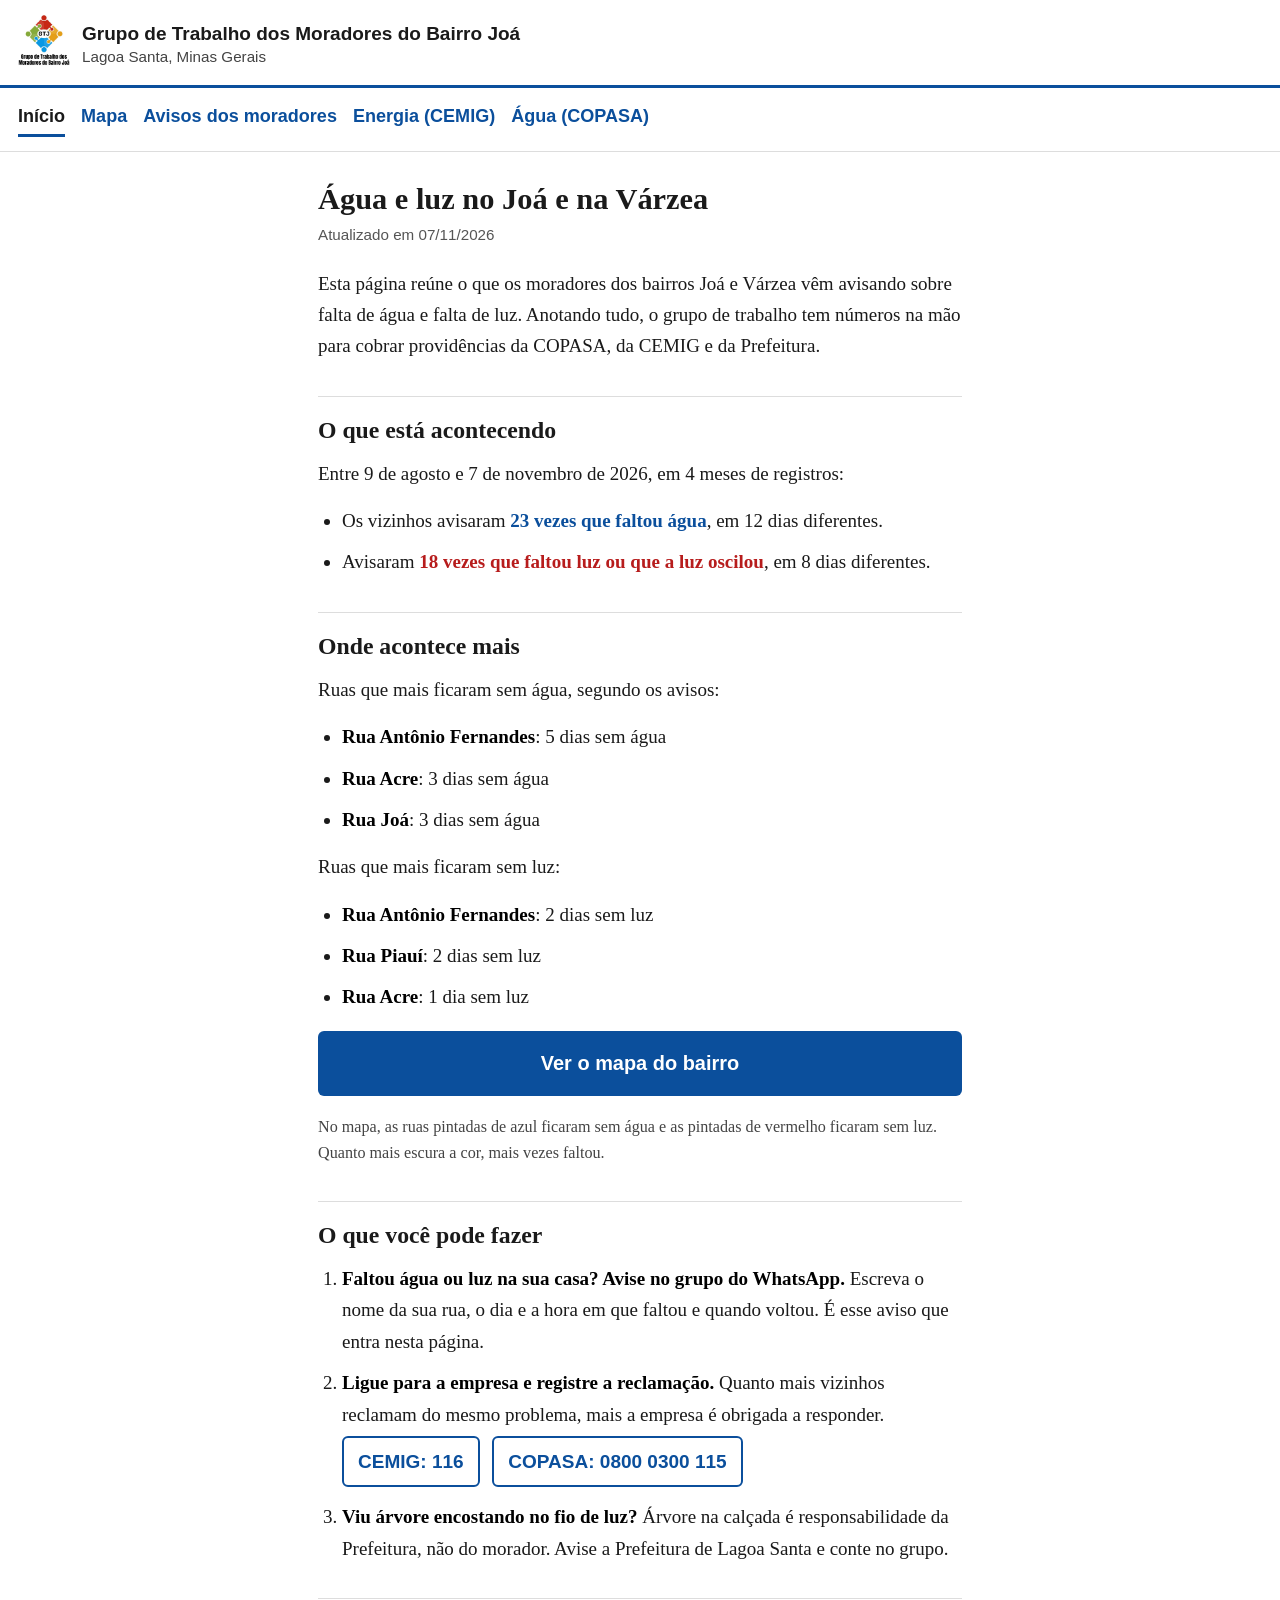
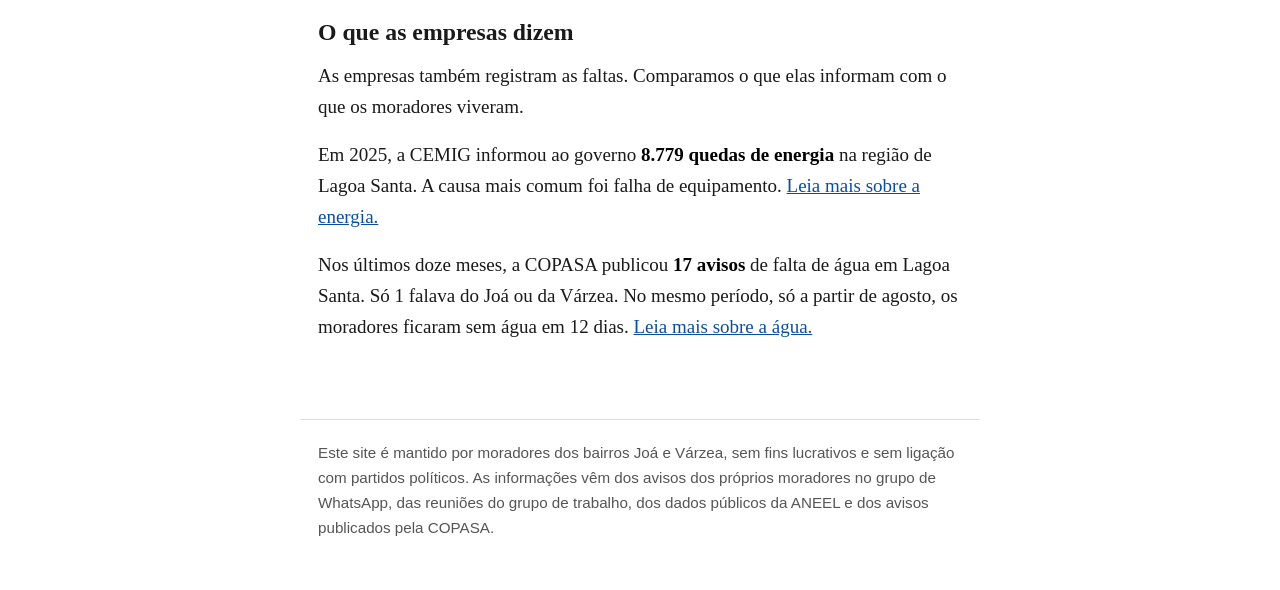
<file: index.html>
<!DOCTYPE html>
<html lang="pt-BR"><head><meta charset="utf-8"><meta name="viewport" content="width=device-width, initial-scale=1">
<title>Início · GTJ Joá</title><link rel="stylesheet" href="style.css"><link rel="icon" href="assets/logo.png"></head>
<body><header class="topo"><a href="index.html"><img src="assets/logo.png" alt="Logotipo do GTJ"></a>
<div class="nome">Grupo de Trabalho dos Moradores do Bairro Joá<small>Lagoa Santa, Minas Gerais</small></div></header>
<nav class="menu"><a href="index.html" class="ativo">Início</a><a href="mapa.html" class="">Mapa</a><a href="ocorrencias.html" class="">Avisos dos moradores</a><a href="cemig.html" class="">Energia (CEMIG)</a><a href="copasa.html" class="">Água (COPASA)</a></nav><main><h1>Água e luz no Joá e na Várzea</h1><p class="data">Atualizado em 07/11/2026</p>
<p>Esta página reúne o que os moradores dos bairros Joá e Várzea vêm avisando sobre falta de água e falta de luz.
Anotando tudo, o grupo de trabalho tem números na mão para cobrar providências da COPASA, da CEMIG e da Prefeitura.</p>

<h2>O que está acontecendo</h2>
<p>Entre 9 de agosto e 7 de novembro de 2026, em 4 meses de registros:</p>
<ul>
<li>Os vizinhos avisaram <strong class="agua">23 vezes que faltou água</strong>, em 12 dias diferentes.</li>
<li>Avisaram <strong class="luz">18 vezes que faltou luz ou que a luz oscilou</strong>, em 8 dias diferentes.</li>
</ul>

<h2>Onde acontece mais</h2>
<p>Ruas que mais ficaram sem água, segundo os avisos:</p>
<ul><li><strong>Rua Antônio Fernandes</strong>: 5 dias sem água</li><li><strong>Rua Acre</strong>: 3 dias sem água</li><li><strong>Rua Joá</strong>: 3 dias sem água</li></ul>
<p>Ruas que mais ficaram sem luz:</p>
<ul><li><strong>Rua Antônio Fernandes</strong>: 2 dias sem luz</li><li><strong>Rua Piauí</strong>: 2 dias sem luz</li><li><strong>Rua Acre</strong>: 1 dia sem luz</li></ul>
<a class="botao" href="mapa.html">Ver o mapa do bairro</a>
<p class="nota">No mapa, as ruas pintadas de azul ficaram sem água e as pintadas de vermelho ficaram sem luz. Quanto mais escura a cor, mais vezes faltou.</p>

<h2>O que você pode fazer</h2>
<ol>
<li><strong>Faltou água ou luz na sua casa? Avise no grupo do WhatsApp.</strong> Escreva o nome da sua rua, o dia e a hora em que faltou e quando voltou. É esse aviso que entra nesta página.</li>
<li><strong>Ligue para a empresa e registre a reclamação.</strong> Quanto mais vizinhos reclamam do mesmo problema, mais a empresa é obrigada a responder.<br>
<a class="telefone" href="tel:116">CEMIG: 116</a> <a class="telefone" href="tel:08000300115">COPASA: 0800 0300 115</a></li>
<li><strong>Viu árvore encostando no fio de luz?</strong> Árvore na calçada é responsabilidade da Prefeitura, não do morador. Avise a Prefeitura de Lagoa Santa e conte no grupo.</li>
</ol>

<h2>O que as empresas dizem</h2>
<p>As empresas também registram as faltas. Comparamos o que elas informam com o que os moradores viveram.</p>
<p>Em 2025, a CEMIG informou ao governo <strong>8.779 quedas de energia</strong> na região de Lagoa Santa. A causa mais comum foi falha de equipamento.
<a href="cemig.html">Leia mais sobre a energia.</a></p>
<p>Nos últimos doze meses, a COPASA publicou <strong>17 avisos</strong> de falta de água em Lagoa Santa. Só 1 falava do Joá ou da Várzea.
No mesmo período, só a partir de agosto, os moradores ficaram sem água em 12 dias. <a href="copasa.html">Leia mais sobre a água.</a></p>
</main><footer class="rodape">Este site é mantido por moradores dos bairros Joá e Várzea, sem fins lucrativos e sem ligação com partidos políticos.
As informações vêm dos avisos dos próprios moradores no grupo de WhatsApp, das reuniões do grupo de trabalho, dos dados públicos da ANEEL e dos avisos publicados pela COPASA.</footer></body></html>
</file>
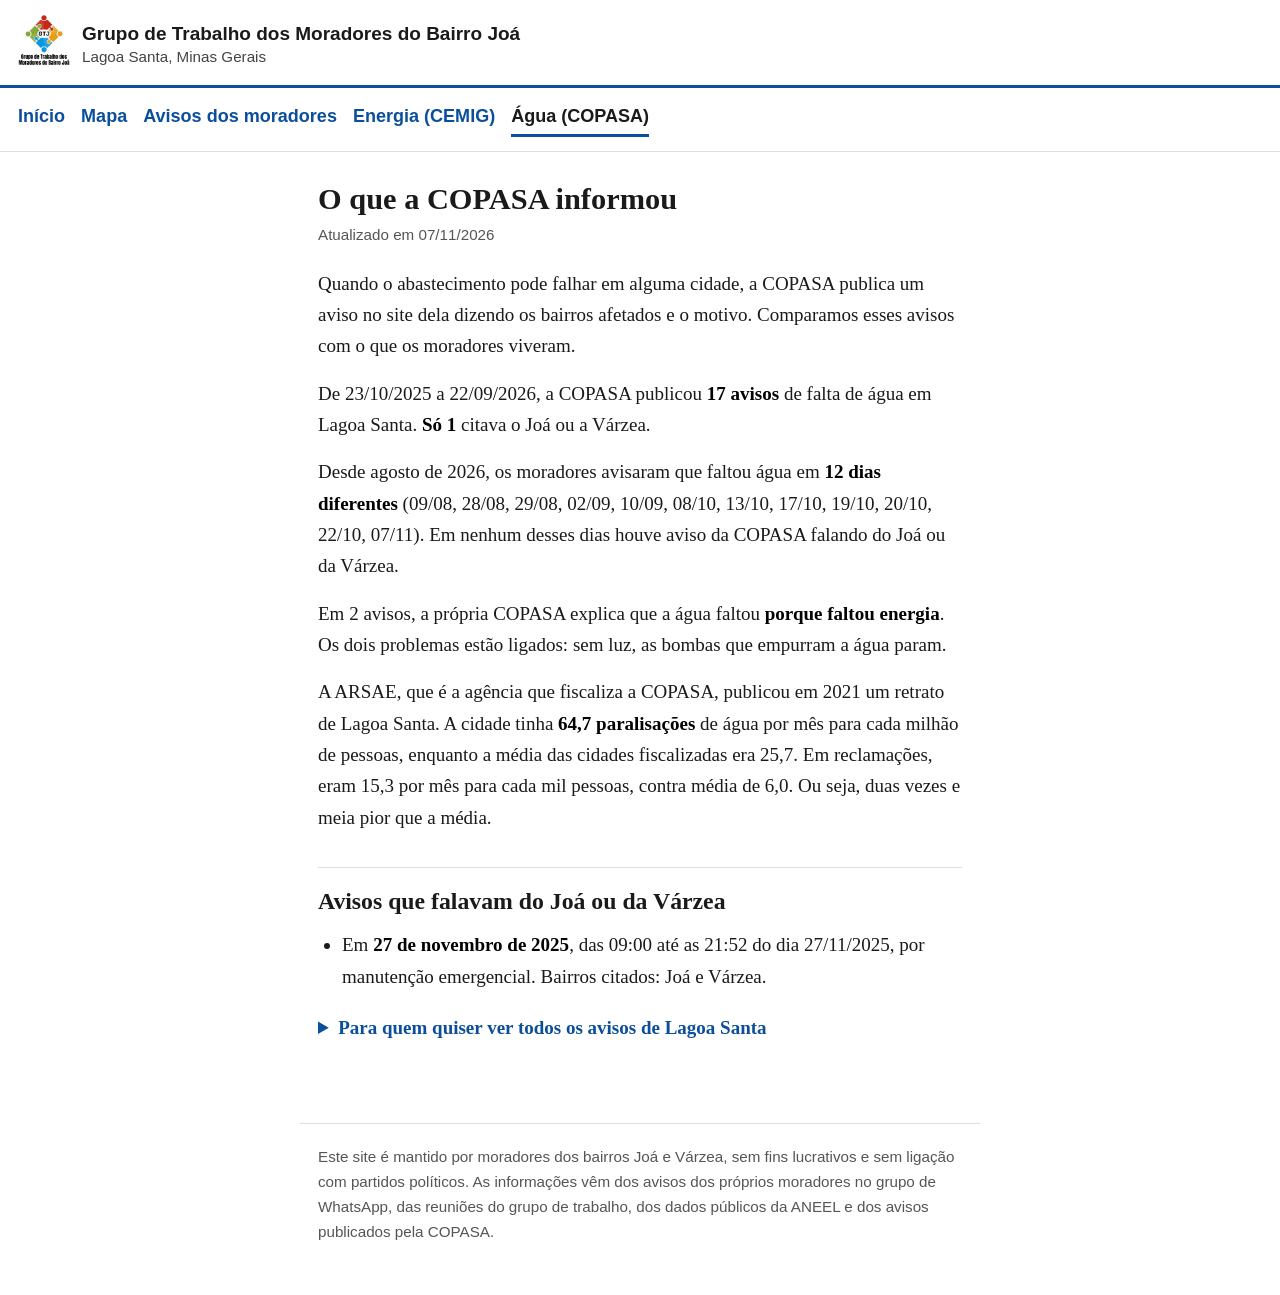
<file: copasa.html>
<!DOCTYPE html>
<html lang="pt-BR"><head><meta charset="utf-8"><meta name="viewport" content="width=device-width, initial-scale=1">
<title>Água (COPASA) · GTJ Joá</title><link rel="stylesheet" href="style.css"><link rel="icon" href="assets/logo.png"></head>
<body><header class="topo"><a href="index.html"><img src="assets/logo.png" alt="Logotipo do GTJ"></a>
<div class="nome">Grupo de Trabalho dos Moradores do Bairro Joá<small>Lagoa Santa, Minas Gerais</small></div></header>
<nav class="menu"><a href="index.html" class="">Início</a><a href="mapa.html" class="">Mapa</a><a href="ocorrencias.html" class="">Avisos dos moradores</a><a href="cemig.html" class="">Energia (CEMIG)</a><a href="copasa.html" class="ativo">Água (COPASA)</a></nav><main><h1>O que a COPASA informou</h1><p class="data">Atualizado em 07/11/2026</p>
<p>Quando o abastecimento pode falhar em alguma cidade, a COPASA publica um aviso no site dela dizendo os bairros afetados e o motivo.
Comparamos esses avisos com o que os moradores viveram.</p>

<p>De 23/10/2025 a 22/09/2026, a COPASA publicou <strong>17 avisos</strong> de falta de água em Lagoa Santa.
<strong>Só 1</strong> citava o Joá ou a Várzea.</p>
<p>Desde agosto de 2026, os moradores avisaram que faltou água em <strong>12 dias diferentes</strong> (09/08, 28/08, 29/08, 02/09, 10/09, 08/10, 13/10, 17/10, 19/10, 20/10, 22/10, 07/11).
Em nenhum desses dias houve aviso da COPASA falando do Joá ou da Várzea.</p>
<p>Em 2 avisos, a própria COPASA explica que a água faltou <strong>porque faltou energia</strong>. Os dois problemas estão ligados: sem luz, as bombas que empurram a água param.</p>
<p>A ARSAE, que é a agência que fiscaliza a COPASA, publicou em 2021 um retrato de Lagoa Santa. A cidade tinha <strong>64,7 paralisações</strong> de água por mês para cada milhão de pessoas, enquanto a média das cidades fiscalizadas era 25,7.
Em reclamações, eram 15,3 por mês para cada mil pessoas, contra média de 6,0. Ou seja, duas vezes e meia pior que a média.</p>

<h2>Avisos que falavam do Joá ou da Várzea</h2>
<ul><li>Em <strong>27 de novembro de 2025</strong>, das 09:00 até as 21:52 do dia 27/11/2025, por manutenção emergencial. Bairros citados: Joá e Várzea.</li></ul>

<details><summary>Para quem quiser ver todos os avisos de Lagoa Santa</summary>
<div class="rolavel"><table><tr><th>Início</th><th>Previsão de volta</th><th>Motivo</th><th>Bairros</th></tr><tr><td>22/09/2026 19:32</td><td>23/09/2026 17:00</td><td>manutenção emergencial</td><td>Eco Village, Morro Do Cruzeiro, Terra Vista e Vale Dos Sonhos</td></tr><tr><td>11/09/2026 12:10</td><td>12/09/2026 01:00</td><td>manutenção emergencial</td><td>(não informados)</td></tr><tr><td>10/09/2026 21:30</td><td>11/09/2026 19:30</td><td>manutenção emergencial</td><td>Eco Village, Morro do Cruzeiro, Terra Vista e Vale dos Sonhos</td></tr><tr><td>10/09/2026 21:30</td><td>11/09/2026 16:00</td><td>manutenção emergencial</td><td>Centro, Eco Village, Morro do Cruzeiro, Terra Vista e Vale dos Sonhos</td></tr><tr><td>10/09/2026 16:27</td><td>11/09/2026 12:00</td><td>manutenção emergencial</td><td>Visão</td></tr><tr><td>24/08/2026 15:58</td><td>25/08/2026 13:30</td><td>manutenção emergencial</td><td>Lagoinha de Fora, Parque das Borboletas e Real Garden</td></tr><tr><td>23/08/2026 11:30</td><td>24/08/2026 12:30</td><td>manutenção emergencial</td><td>Palmital, Parque dos Buritis, Santa Cecília, Sobradinho e Vale dos Sonhos</td></tr><tr><td>08/08/2026 20:50</td><td>09/08/2026 12:30</td><td>manutenção emergencial</td><td>Condado de Bougainville, Jardim Ipê, Jardim Ipê II, Recanto do Poeta, Vila Asas e Vitória da União</td></tr><tr><td>02/08/2026 16:38</td><td>03/08/2026 13:00</td><td>manutenção emergencial</td><td>Lagoa das Mansões</td></tr><tr><td>13/06/2026 11:12</td><td>13/06/2026 23:00</td><td>falta de energia por parte da concessionária</td><td>Lapinha e Sangradouro</td></tr><tr><td>05/02/2026 15:12</td><td>06/02/2026 19:00</td><td>manutenção emergencial</td><td>Residencial Eldorado, Campinho, Campo Florido, Campos da Liberdade e Palmital</td></tr><tr><td>05/02/2026 15:12</td><td>06/02/2026 15:00</td><td>manutenção emergencial</td><td>Residencial Eldorado, Campinho, Campo Florido, Campos Da Liberdade e Palmital</td></tr><tr><td>13/01/2026 14:30</td><td>14/01/2026 15:00</td><td>falta de energia por parte da concessionária</td><td>Vila dos Oficiais</td></tr><tr><td>12/12/2025 16:30</td><td>13/12/2025 12:00</td><td>manutenção emergencial</td><td>Aeronautas</td></tr><tr><td>09/12/2025 07:50</td><td>10/12/2025 10:00</td><td>manutenção emergencial</td><td>Sangradouro e Lapinha</td></tr><tr><td>27/11/2025 09:00</td><td>27/11/2025 21:52</td><td>manutenção emergencial</td><td>Joá e Várzea</td></tr><tr><td>23/10/2025 18:00</td><td>24/10/2025 12:00</td><td>manutenção emergencial</td><td>Francisco Pereira, Joana Marques e Nossa Senhora de Fátima</td></tr></table></div>
<p class="nota">Fonte: COPASA, página <a href="https://www.copasa.com.br/wps/portal/internet/imprensa/noticias/informacoes-sobre-abastecimento">Informações sobre abastecimento</a>, consultada em 07/11/2026.
Retrato da cidade: <a href="https://www.arsae.mg.gov.br/panoramas/lagoa_santa_copasa.pdf">ARSAE-MG, dezembro de 2021</a>. <a href="dados/copasa-avisos-lagoa-santa.csv">Baixar os avisos em planilha</a>.</p>
</details></main><footer class="rodape">Este site é mantido por moradores dos bairros Joá e Várzea, sem fins lucrativos e sem ligação com partidos políticos.
As informações vêm dos avisos dos próprios moradores no grupo de WhatsApp, das reuniões do grupo de trabalho, dos dados públicos da ANEEL e dos avisos publicados pela COPASA.</footer></body></html>
</file>
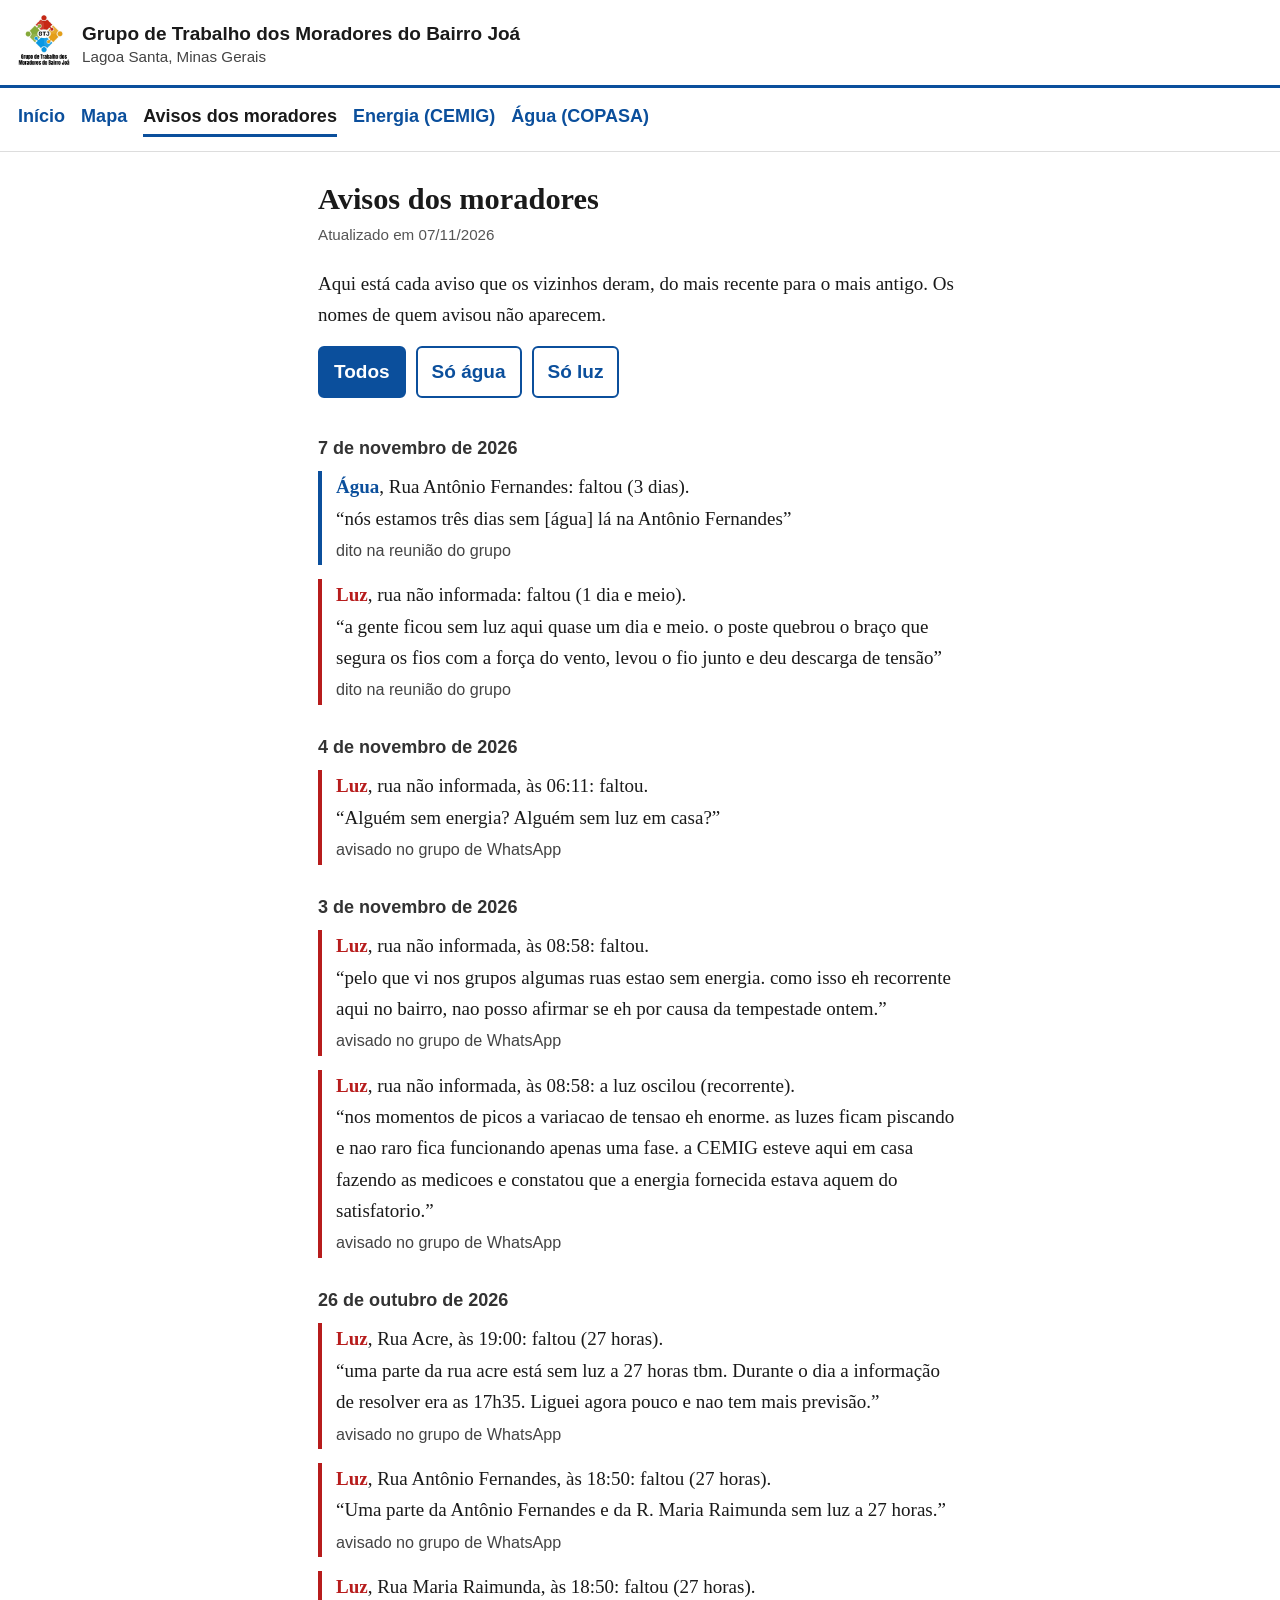
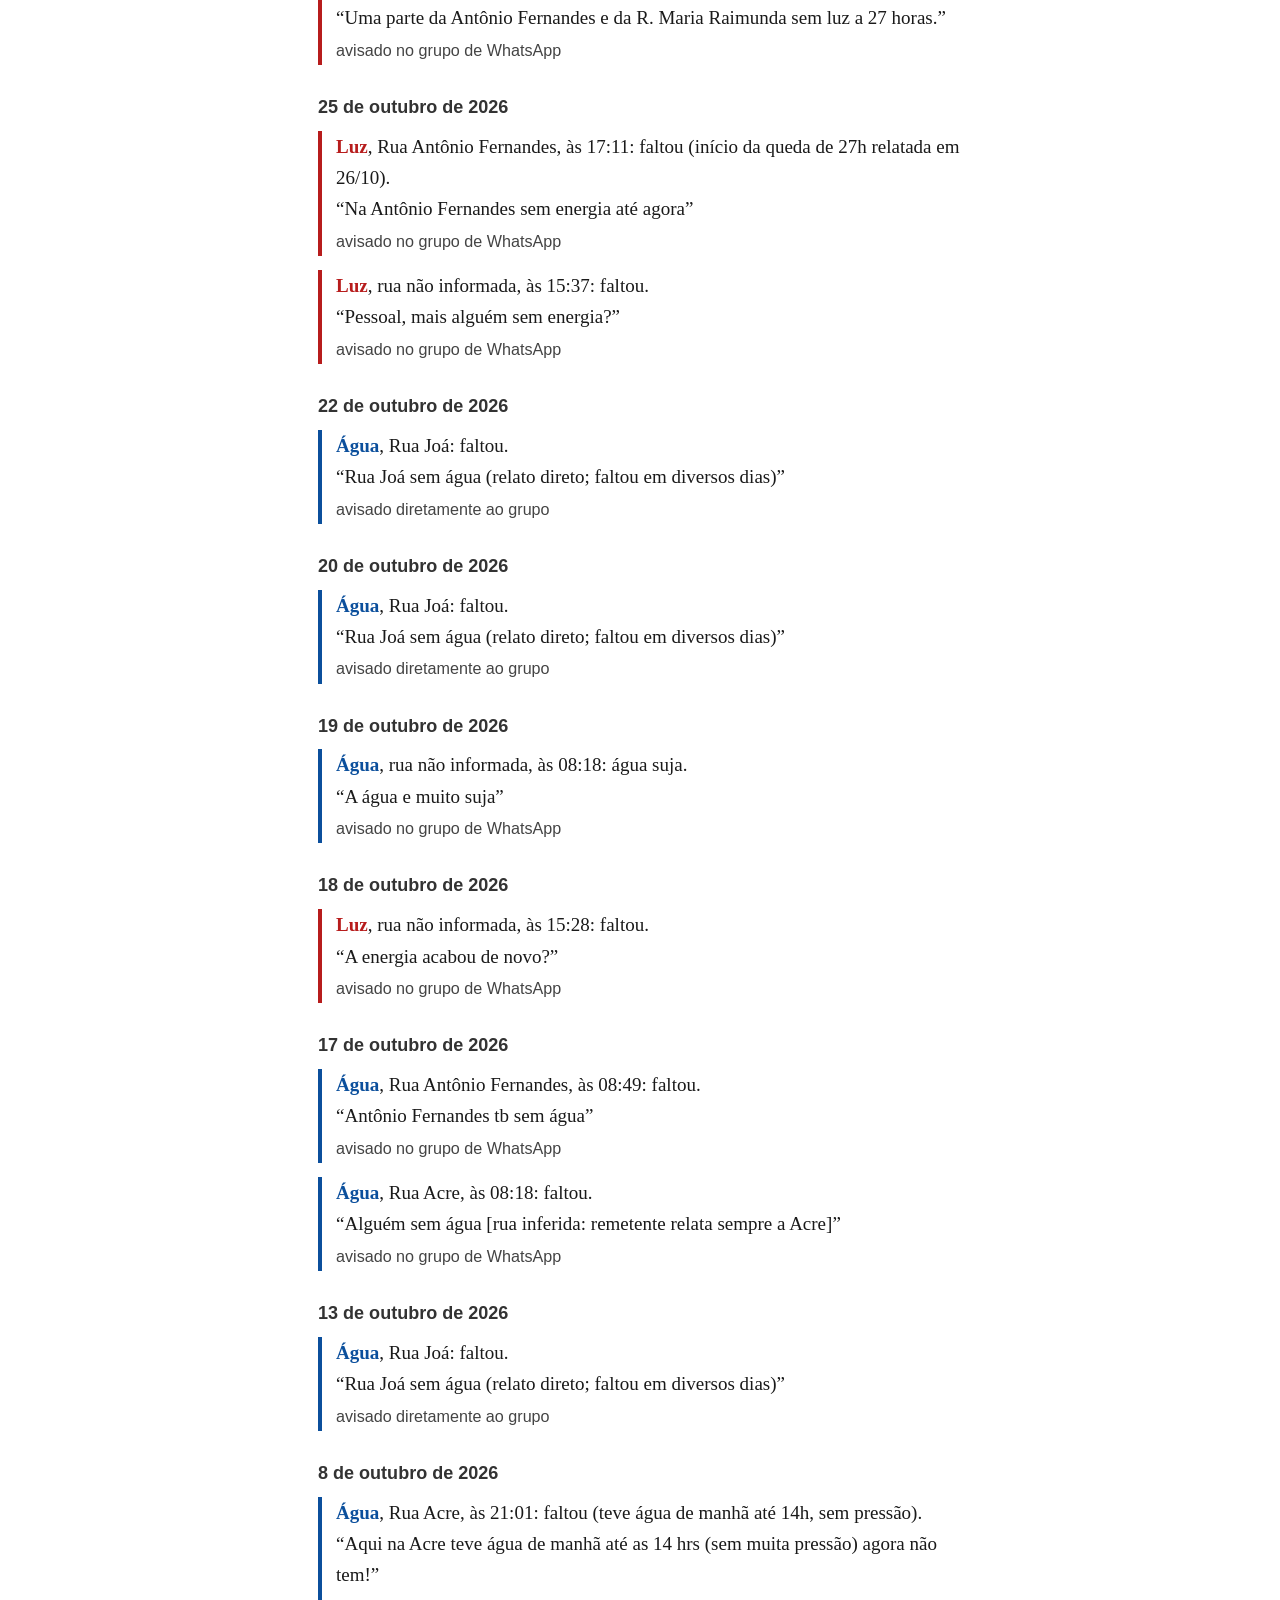
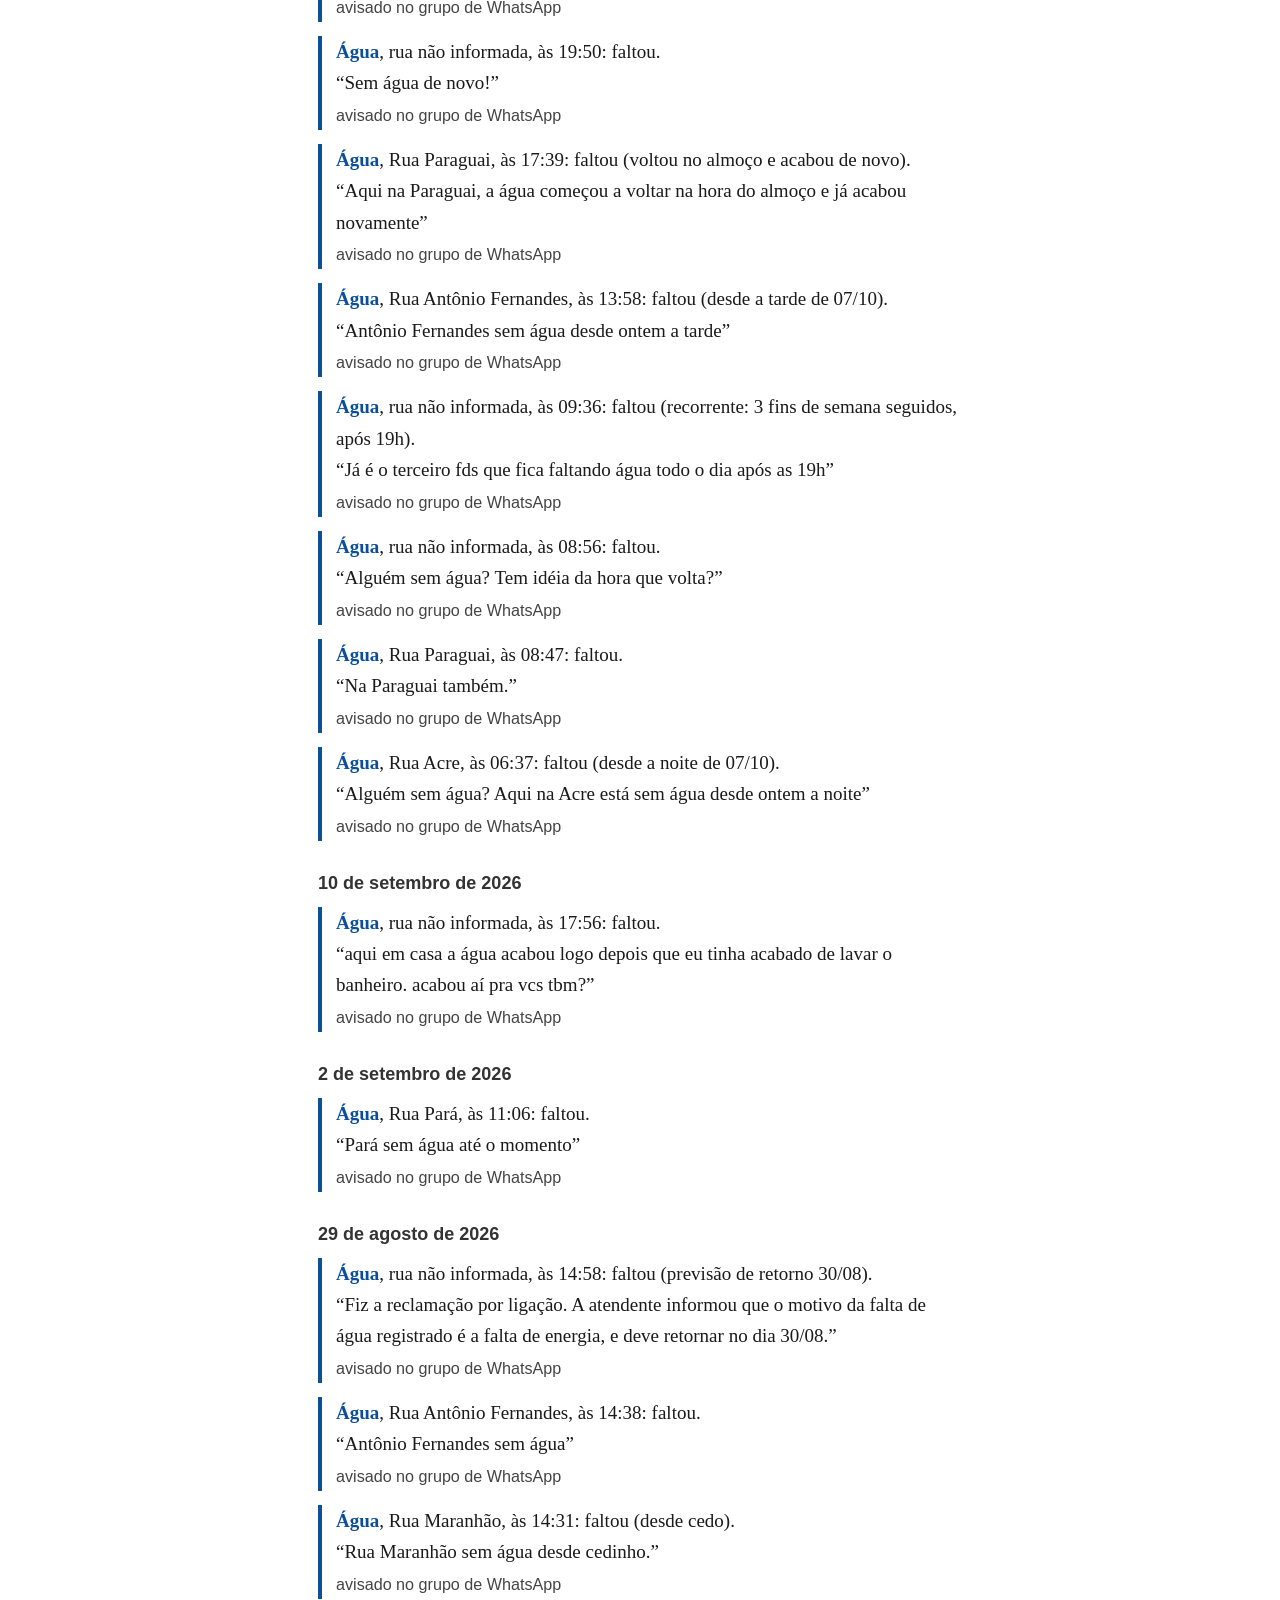
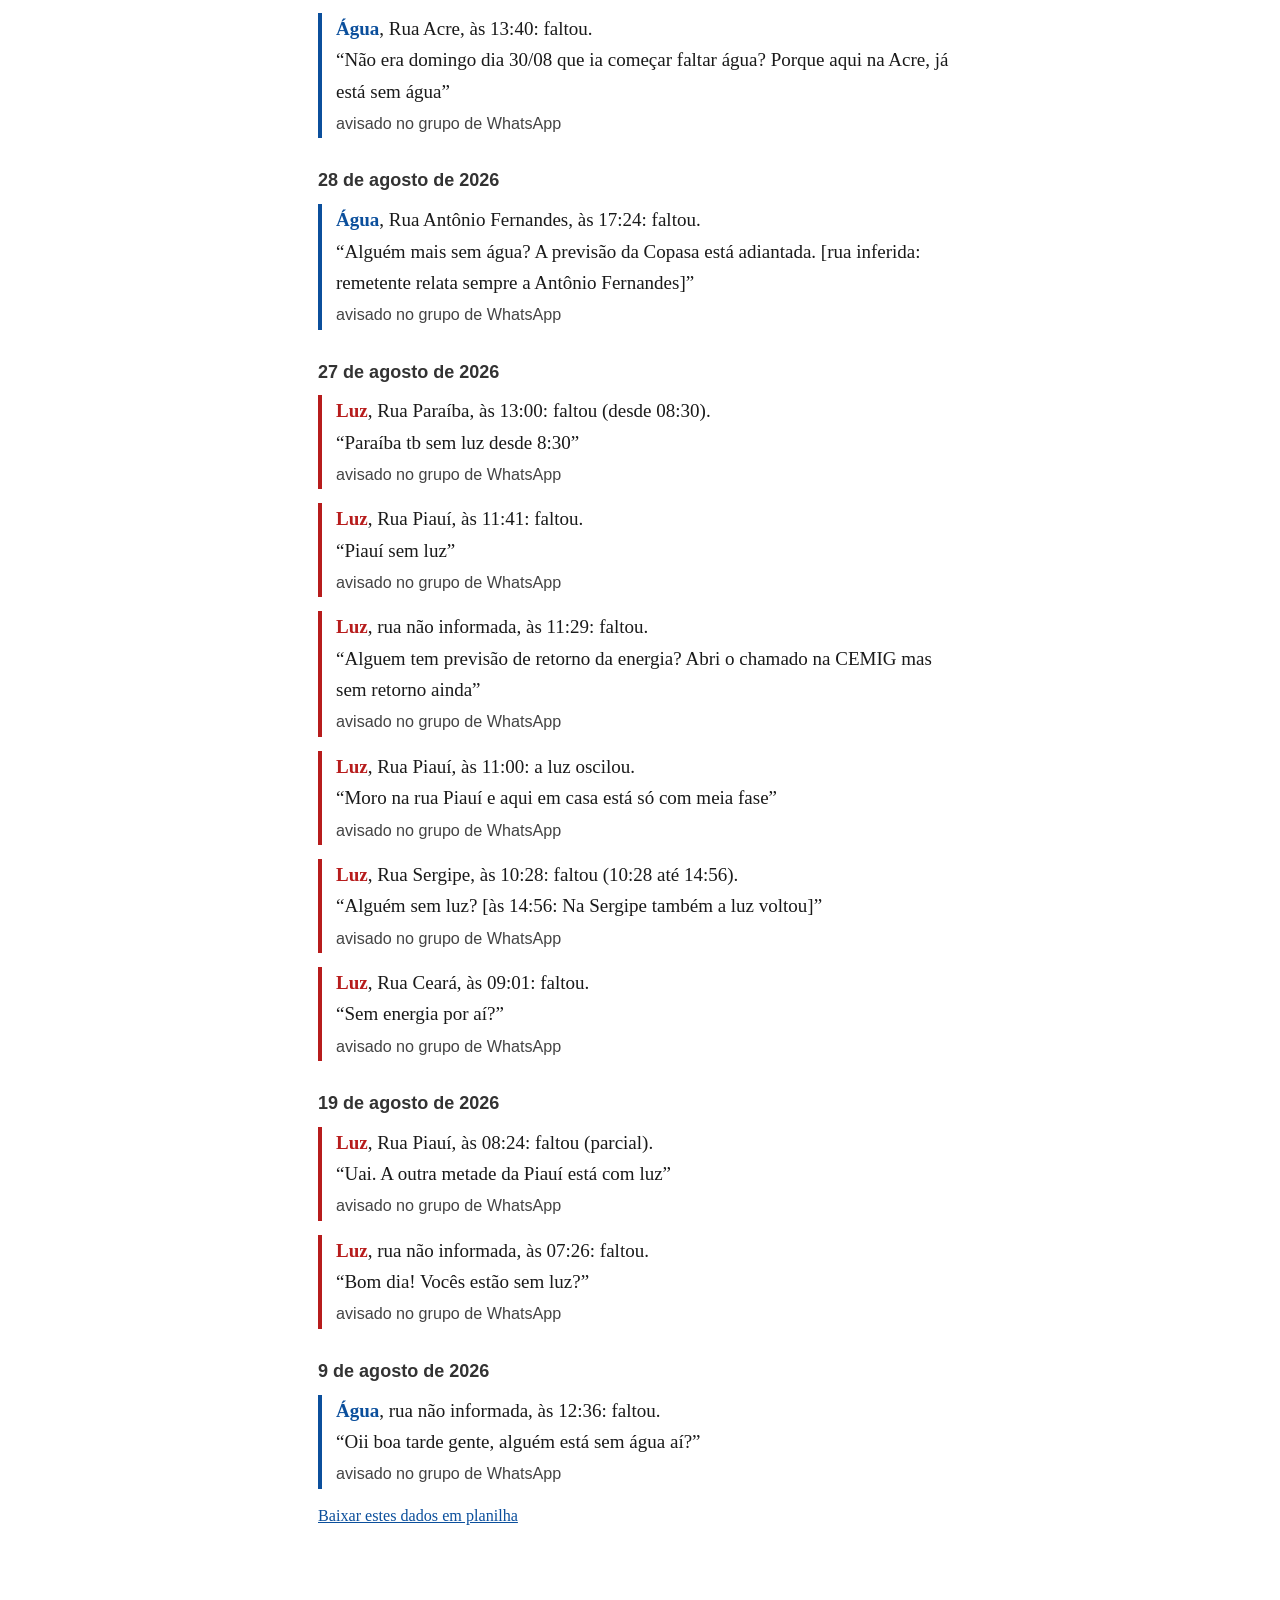
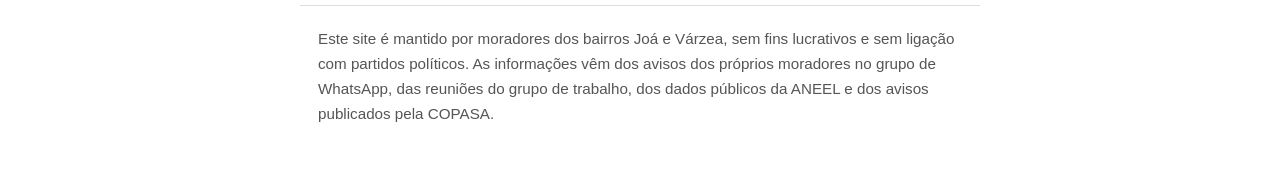
<file: ocorrencias.html>
<!DOCTYPE html>
<html lang="pt-BR"><head><meta charset="utf-8"><meta name="viewport" content="width=device-width, initial-scale=1">
<title>Avisos dos moradores · GTJ Joá</title><link rel="stylesheet" href="style.css"><link rel="icon" href="assets/logo.png"></head>
<body><header class="topo"><a href="index.html"><img src="assets/logo.png" alt="Logotipo do GTJ"></a>
<div class="nome">Grupo de Trabalho dos Moradores do Bairro Joá<small>Lagoa Santa, Minas Gerais</small></div></header>
<nav class="menu"><a href="index.html" class="">Início</a><a href="mapa.html" class="">Mapa</a><a href="ocorrencias.html" class="ativo">Avisos dos moradores</a><a href="cemig.html" class="">Energia (CEMIG)</a><a href="copasa.html" class="">Água (COPASA)</a></nav><main><h1>Avisos dos moradores</h1><p class="data">Atualizado em 07/11/2026</p>
<p>Aqui está cada aviso que os vizinhos deram, do mais recente para o mais antigo. Os nomes de quem avisou não aparecem.</p>
<div class="filtro"><a href="#" class="ativo" data-f="">Todos</a><a href="#" data-f="agua">Só água</a><a href="#" data-f="luz">Só luz</a></div>
<div class="dia" data-dia>7 de novembro de 2026</div><div class="relato agua" data-s="agua"><strong class="agua">Água</strong>, Rua Antônio Fernandes: faltou (3 dias).<br>“nós estamos três dias sem [água] lá na Antônio Fernandes”<br><span class="quem">dito na reunião do grupo</span></div><div class="relato luz" data-s="luz"><strong class="luz">Luz</strong>, rua não informada: faltou (1 dia e meio).<br>“a gente ficou sem luz aqui quase um dia e meio. o poste quebrou o braço que segura os fios com a força do vento, levou o fio junto e deu descarga de tensão”<br><span class="quem">dito na reunião do grupo</span></div><div class="dia" data-dia>4 de novembro de 2026</div><div class="relato luz" data-s="luz"><strong class="luz">Luz</strong>, rua não informada, às 06:11: faltou.<br>“Alguém sem energia? Alguém sem luz em casa?”<br><span class="quem">avisado no grupo de WhatsApp</span></div><div class="dia" data-dia>3 de novembro de 2026</div><div class="relato luz" data-s="luz"><strong class="luz">Luz</strong>, rua não informada, às 08:58: faltou.<br>“pelo que vi nos grupos algumas ruas estao sem energia. como isso eh recorrente aqui no bairro, nao posso afirmar se eh por causa da tempestade ontem.”<br><span class="quem">avisado no grupo de WhatsApp</span></div><div class="relato luz" data-s="luz"><strong class="luz">Luz</strong>, rua não informada, às 08:58: a luz oscilou (recorrente).<br>“nos momentos de picos a variacao de tensao eh enorme. as luzes ficam piscando e nao raro fica funcionando apenas uma fase. a CEMIG esteve aqui em casa fazendo as medicoes e constatou que a energia fornecida estava aquem do satisfatorio.”<br><span class="quem">avisado no grupo de WhatsApp</span></div><div class="dia" data-dia>26 de outubro de 2026</div><div class="relato luz" data-s="luz"><strong class="luz">Luz</strong>, Rua Acre, às 19:00: faltou (27 horas).<br>“uma parte da rua acre está sem luz a 27 horas tbm. Durante o dia a informação de resolver era as 17h35. Liguei agora pouco e nao tem mais previsão.”<br><span class="quem">avisado no grupo de WhatsApp</span></div><div class="relato luz" data-s="luz"><strong class="luz">Luz</strong>, Rua Antônio Fernandes, às 18:50: faltou (27 horas).<br>“Uma parte da Antônio Fernandes e da R. Maria Raimunda sem luz a 27 horas.”<br><span class="quem">avisado no grupo de WhatsApp</span></div><div class="relato luz" data-s="luz"><strong class="luz">Luz</strong>, Rua Maria Raimunda, às 18:50: faltou (27 horas).<br>“Uma parte da Antônio Fernandes e da R. Maria Raimunda sem luz a 27 horas.”<br><span class="quem">avisado no grupo de WhatsApp</span></div><div class="dia" data-dia>25 de outubro de 2026</div><div class="relato luz" data-s="luz"><strong class="luz">Luz</strong>, Rua Antônio Fernandes, às 17:11: faltou (início da queda de 27h relatada em 26/10).<br>“Na Antônio Fernandes sem energia até agora”<br><span class="quem">avisado no grupo de WhatsApp</span></div><div class="relato luz" data-s="luz"><strong class="luz">Luz</strong>, rua não informada, às 15:37: faltou.<br>“Pessoal, mais alguém sem energia?”<br><span class="quem">avisado no grupo de WhatsApp</span></div><div class="dia" data-dia>22 de outubro de 2026</div><div class="relato agua" data-s="agua"><strong class="agua">Água</strong>, Rua Joá: faltou.<br>“Rua Joá sem água (relato direto; faltou em diversos dias)”<br><span class="quem">avisado diretamente ao grupo</span></div><div class="dia" data-dia>20 de outubro de 2026</div><div class="relato agua" data-s="agua"><strong class="agua">Água</strong>, Rua Joá: faltou.<br>“Rua Joá sem água (relato direto; faltou em diversos dias)”<br><span class="quem">avisado diretamente ao grupo</span></div><div class="dia" data-dia>19 de outubro de 2026</div><div class="relato agua" data-s="agua"><strong class="agua">Água</strong>, rua não informada, às 08:18: água suja.<br>“A água e muito suja”<br><span class="quem">avisado no grupo de WhatsApp</span></div><div class="dia" data-dia>18 de outubro de 2026</div><div class="relato luz" data-s="luz"><strong class="luz">Luz</strong>, rua não informada, às 15:28: faltou.<br>“A energia acabou de novo?”<br><span class="quem">avisado no grupo de WhatsApp</span></div><div class="dia" data-dia>17 de outubro de 2026</div><div class="relato agua" data-s="agua"><strong class="agua">Água</strong>, Rua Antônio Fernandes, às 08:49: faltou.<br>“Antônio Fernandes tb sem água”<br><span class="quem">avisado no grupo de WhatsApp</span></div><div class="relato agua" data-s="agua"><strong class="agua">Água</strong>, Rua Acre, às 08:18: faltou.<br>“Alguém sem água [rua inferida: remetente relata sempre a Acre]”<br><span class="quem">avisado no grupo de WhatsApp</span></div><div class="dia" data-dia>13 de outubro de 2026</div><div class="relato agua" data-s="agua"><strong class="agua">Água</strong>, Rua Joá: faltou.<br>“Rua Joá sem água (relato direto; faltou em diversos dias)”<br><span class="quem">avisado diretamente ao grupo</span></div><div class="dia" data-dia>8 de outubro de 2026</div><div class="relato agua" data-s="agua"><strong class="agua">Água</strong>, Rua Acre, às 21:01: faltou (teve água de manhã até 14h, sem pressão).<br>“Aqui na Acre teve água de manhã até as 14 hrs (sem muita pressão) agora não tem!”<br><span class="quem">avisado no grupo de WhatsApp</span></div><div class="relato agua" data-s="agua"><strong class="agua">Água</strong>, rua não informada, às 19:50: faltou.<br>“Sem água de novo!”<br><span class="quem">avisado no grupo de WhatsApp</span></div><div class="relato agua" data-s="agua"><strong class="agua">Água</strong>, Rua Paraguai, às 17:39: faltou (voltou no almoço e acabou de novo).<br>“Aqui na Paraguai, a água começou a voltar na hora do almoço e já acabou novamente”<br><span class="quem">avisado no grupo de WhatsApp</span></div><div class="relato agua" data-s="agua"><strong class="agua">Água</strong>, Rua Antônio Fernandes, às 13:58: faltou (desde a tarde de 07/10).<br>“Antônio Fernandes sem água desde ontem a tarde”<br><span class="quem">avisado no grupo de WhatsApp</span></div><div class="relato agua" data-s="agua"><strong class="agua">Água</strong>, rua não informada, às 09:36: faltou (recorrente: 3 fins de semana seguidos, após 19h).<br>“Já é o terceiro fds que fica faltando água todo o dia após as 19h”<br><span class="quem">avisado no grupo de WhatsApp</span></div><div class="relato agua" data-s="agua"><strong class="agua">Água</strong>, rua não informada, às 08:56: faltou.<br>“Alguém sem água? Tem idéia da hora que volta?”<br><span class="quem">avisado no grupo de WhatsApp</span></div><div class="relato agua" data-s="agua"><strong class="agua">Água</strong>, Rua Paraguai, às 08:47: faltou.<br>“Na Paraguai também.”<br><span class="quem">avisado no grupo de WhatsApp</span></div><div class="relato agua" data-s="agua"><strong class="agua">Água</strong>, Rua Acre, às 06:37: faltou (desde a noite de 07/10).<br>“Alguém sem água? Aqui na Acre está sem água desde ontem a noite”<br><span class="quem">avisado no grupo de WhatsApp</span></div><div class="dia" data-dia>10 de setembro de 2026</div><div class="relato agua" data-s="agua"><strong class="agua">Água</strong>, rua não informada, às 17:56: faltou.<br>“aqui em casa a água acabou logo depois que eu tinha acabado de lavar o banheiro. acabou aí pra vcs tbm?”<br><span class="quem">avisado no grupo de WhatsApp</span></div><div class="dia" data-dia>2 de setembro de 2026</div><div class="relato agua" data-s="agua"><strong class="agua">Água</strong>, Rua Pará, às 11:06: faltou.<br>“Pará sem água até o momento”<br><span class="quem">avisado no grupo de WhatsApp</span></div><div class="dia" data-dia>29 de agosto de 2026</div><div class="relato agua" data-s="agua"><strong class="agua">Água</strong>, rua não informada, às 14:58: faltou (previsão de retorno 30/08).<br>“Fiz a reclamação por ligação. A atendente informou que o motivo da falta de água registrado é a falta de energia, e deve retornar no dia 30/08.”<br><span class="quem">avisado no grupo de WhatsApp</span></div><div class="relato agua" data-s="agua"><strong class="agua">Água</strong>, Rua Antônio Fernandes, às 14:38: faltou.<br>“Antônio Fernandes sem água”<br><span class="quem">avisado no grupo de WhatsApp</span></div><div class="relato agua" data-s="agua"><strong class="agua">Água</strong>, Rua Maranhão, às 14:31: faltou (desde cedo).<br>“Rua Maranhão sem água desde cedinho.”<br><span class="quem">avisado no grupo de WhatsApp</span></div><div class="relato agua" data-s="agua"><strong class="agua">Água</strong>, Rua Acre, às 13:40: faltou.<br>“Não era domingo dia 30/08 que ia começar faltar água? Porque aqui na Acre, já está sem água”<br><span class="quem">avisado no grupo de WhatsApp</span></div><div class="dia" data-dia>28 de agosto de 2026</div><div class="relato agua" data-s="agua"><strong class="agua">Água</strong>, Rua Antônio Fernandes, às 17:24: faltou.<br>“Alguém mais sem água? A previsão da Copasa está adiantada. [rua inferida: remetente relata sempre a Antônio Fernandes]”<br><span class="quem">avisado no grupo de WhatsApp</span></div><div class="dia" data-dia>27 de agosto de 2026</div><div class="relato luz" data-s="luz"><strong class="luz">Luz</strong>, Rua Paraíba, às 13:00: faltou (desde 08:30).<br>“Paraíba tb sem luz desde 8:30”<br><span class="quem">avisado no grupo de WhatsApp</span></div><div class="relato luz" data-s="luz"><strong class="luz">Luz</strong>, Rua Piauí, às 11:41: faltou.<br>“Piauí sem luz”<br><span class="quem">avisado no grupo de WhatsApp</span></div><div class="relato luz" data-s="luz"><strong class="luz">Luz</strong>, rua não informada, às 11:29: faltou.<br>“Alguem tem previsão de retorno da energia? Abri o chamado na CEMIG mas sem retorno ainda”<br><span class="quem">avisado no grupo de WhatsApp</span></div><div class="relato luz" data-s="luz"><strong class="luz">Luz</strong>, Rua Piauí, às 11:00: a luz oscilou.<br>“Moro na rua Piauí e aqui em casa está só com meia fase”<br><span class="quem">avisado no grupo de WhatsApp</span></div><div class="relato luz" data-s="luz"><strong class="luz">Luz</strong>, Rua Sergipe, às 10:28: faltou (10:28 até 14:56).<br>“Alguém sem luz? [às 14:56: Na Sergipe também a luz voltou]”<br><span class="quem">avisado no grupo de WhatsApp</span></div><div class="relato luz" data-s="luz"><strong class="luz">Luz</strong>, Rua Ceará, às 09:01: faltou.<br>“Sem energia por aí?”<br><span class="quem">avisado no grupo de WhatsApp</span></div><div class="dia" data-dia>19 de agosto de 2026</div><div class="relato luz" data-s="luz"><strong class="luz">Luz</strong>, Rua Piauí, às 08:24: faltou (parcial).<br>“Uai. A outra metade da Piauí está com luz”<br><span class="quem">avisado no grupo de WhatsApp</span></div><div class="relato luz" data-s="luz"><strong class="luz">Luz</strong>, rua não informada, às 07:26: faltou.<br>“Bom dia! Vocês estão sem luz?”<br><span class="quem">avisado no grupo de WhatsApp</span></div><div class="dia" data-dia>9 de agosto de 2026</div><div class="relato agua" data-s="agua"><strong class="agua">Água</strong>, rua não informada, às 12:36: faltou.<br>“Oii boa tarde gente, alguém está sem água aí?”<br><span class="quem">avisado no grupo de WhatsApp</span></div>
<p class="nota"><a href="dados/ocorrencias.csv">Baixar estes dados em planilha</a></p>
<script>
document.querySelectorAll('.filtro a').forEach(b => b.onclick = ev => {
  ev.preventDefault();
  document.querySelectorAll('.filtro a').forEach(x => x.classList.remove('ativo')); b.classList.add('ativo');
  document.querySelectorAll('.relato').forEach(e => e.style.display = (!b.dataset.f || e.dataset.s === b.dataset.f) ? '' : 'none');
  document.querySelectorAll('[data-dia]').forEach(d => { let n = d.nextElementSibling, vis = false; while (n && !n.hasAttribute('data-dia')) { if (n.classList.contains('relato') && n.style.display !== 'none') vis = true; n = n.nextElementSibling; } d.style.display = vis ? '' : 'none'; });
});
</script></main><footer class="rodape">Este site é mantido por moradores dos bairros Joá e Várzea, sem fins lucrativos e sem ligação com partidos políticos.
As informações vêm dos avisos dos próprios moradores no grupo de WhatsApp, das reuniões do grupo de trabalho, dos dados públicos da ANEEL e dos avisos publicados pela COPASA.</footer></body></html>
</file>
<file: style.css>
* { box-sizing: border-box; }
html { -webkit-text-size-adjust: 100%; }
body { margin: 0; font-family: Georgia, "Times New Roman", serif; color: #1a1a1a; background: #fff; font-size: 20px; line-height: 1.65; }
a { color: #0b4f9c; }
.topo { padding: 14px 18px 10px; border-bottom: 3px solid #0b4f9c; display: flex; align-items: center; gap: 12px; }
.topo img { height: 52px; }
.topo .nome { font-family: Arial, Helvetica, sans-serif; font-weight: bold; font-size: 1em; line-height: 1.2; }
.topo .nome small { display: block; font-weight: normal; font-size: .8em; color: #444; margin-top: 2px; }
.menu { font-family: Arial, Helvetica, sans-serif; padding: 10px 18px; border-bottom: 1px solid #ddd; font-size: .95em; line-height: 2; }
.menu a { display: inline-block; margin: 0 16px 4px 0; text-decoration: none; font-weight: bold; }
.menu a.ativo { color: #1a1a1a; border-bottom: 3px solid #0b4f9c; }
main { max-width: 680px; margin: 0 auto; padding: 10px 18px 30px; }
h1 { font-size: 1.6em; line-height: 1.25; margin: 18px 0 4px; }
.data { font-family: Arial, Helvetica, sans-serif; color: #555; font-size: .8em; margin: 0 0 20px; }
h2 { font-size: 1.25em; margin: 34px 0 8px; padding-top: 14px; border-top: 1px solid #ddd; }
p { margin: 0 0 16px; }
ul, ol { padding-left: 24px; margin: 0 0 16px; }
li { margin: 0 0 10px; }
strong { color: #000; }
strong.agua { color: #0b4f9c; } strong.luz { color: #b71c1c; }
.botao { display: block; font-family: Arial, Helvetica, sans-serif; text-align: center; background: #0b4f9c; color: #fff; text-decoration: none; padding: 16px; font-size: 1.05em; font-weight: bold; margin: 18px 0; border-radius: 6px; }
.telefone { display: inline-block; font-family: Arial, Helvetica, sans-serif; font-weight: bold; text-decoration: none; border: 2px solid #0b4f9c; border-radius: 6px; padding: 8px 14px; margin: 6px 8px 4px 0; }
.dia { font-family: Arial, Helvetica, sans-serif; font-weight: bold; margin: 28px 0 8px; font-size: .95em; color: #333; }
.relato { margin: 0 0 14px; padding-left: 14px; border-left: 4px solid #ccc; }
.relato.agua { border-color: #0b4f9c; } .relato.luz { border-color: #b71c1c; }
.relato .quem { font-family: Arial, Helvetica, sans-serif; font-size: .85em; color: #444; }
.filtro { font-family: Arial, Helvetica, sans-serif; margin: 10px 0 20px; }
.filtro a { display: inline-block; margin: 0 10px 8px 0; padding: 8px 14px; border: 2px solid #0b4f9c; border-radius: 6px; text-decoration: none; font-weight: bold; }
.filtro a.ativo { background: #0b4f9c; color: #fff; }
details { margin: 20px 0; }
summary { cursor: pointer; font-weight: bold; color: #0b4f9c; }
table { border-collapse: collapse; width: 100%; font-family: Arial, Helvetica, sans-serif; font-size: .8em; margin: 12px 0; }
th, td { text-align: left; padding: 6px 8px; border-bottom: 1px solid #ddd; vertical-align: top; }
.rolavel { overflow-x: auto; }
.grafico { margin: 16px 0; }
.nota { font-size: .85em; color: #444; }
.rodape { max-width: 680px; margin: 30px auto 0; padding: 20px 18px 50px; border-top: 1px solid #ddd; font-family: Arial, Helvetica, sans-serif; font-size: .8em; color: #555; }
@media (min-width: 700px) { body { font-size: 19px; } }
</file>
